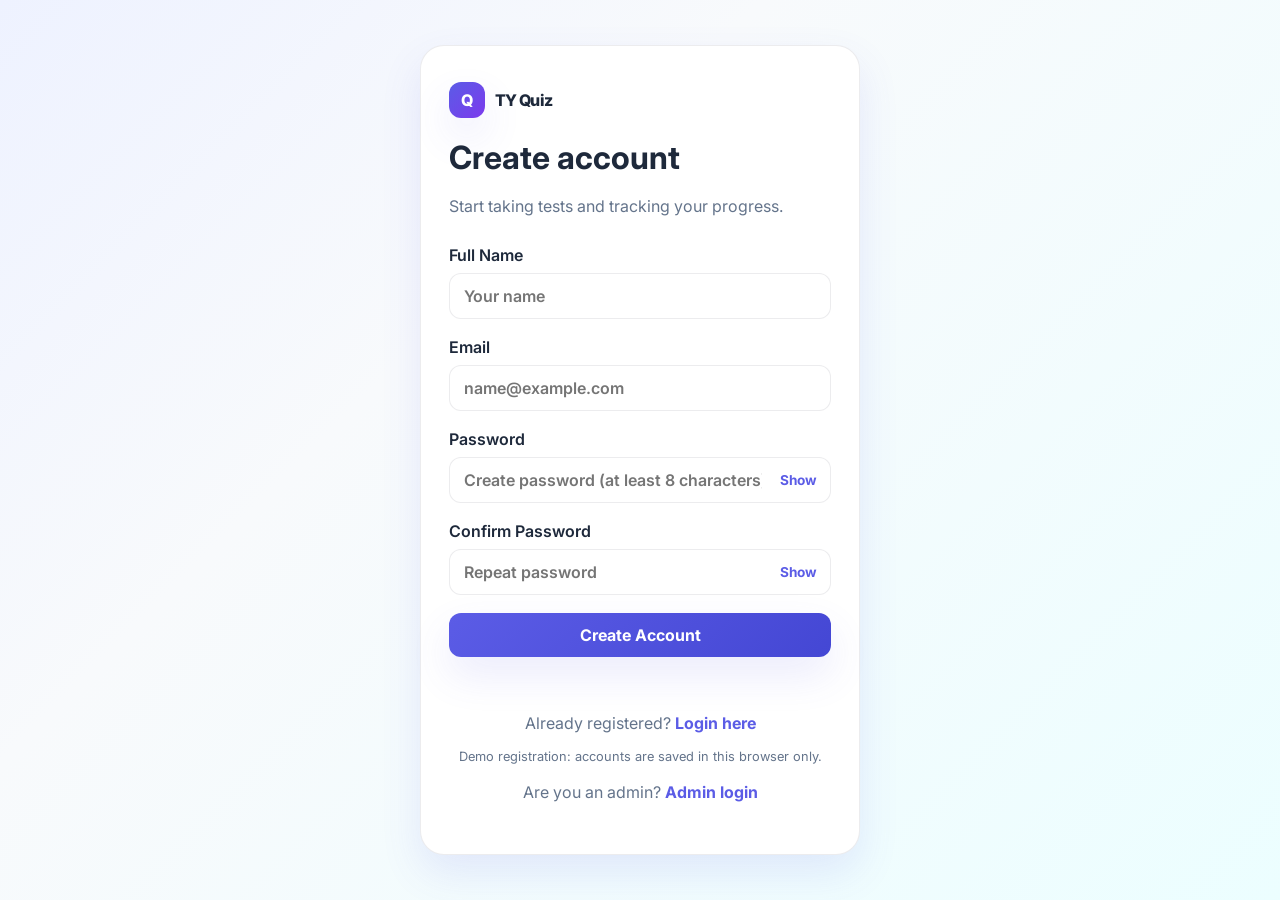
<file: index.html>
<!DOCTYPE html>
<html lang="en">
  <head>
    <meta charset="UTF-8" />
    <meta name="viewport" content="width=device-width, initial-scale=1.0" />
    <title>TY Quiz System</title>
    <link rel="preconnect" href="https://fonts.googleapis.com" />
    <link rel="preconnect" href="https://fonts.gstatic.com" crossorigin />
    <link href="https://fonts.googleapis.com/css2?family=Inter:wght@400;500;600;700;800&display=swap" rel="stylesheet" />
    <link rel="stylesheet" href="assets/styles.css" />
  </head>
  <body class="landing-page" data-auth-entry>
    <header class="site-header">
      <div class="container nav-wrap">
        <div class="logo">
          <span class="logo-mark">Q</span>
          <span>TY Quiz</span>
        </div>
        <nav class="main-nav">
          <a href="index.html">Home</a>
          <a href="#features">Features</a>
          <a href="#about">About</a>
          <a href="login.html" class="btn btn-ghost">Login</a>
          <a href="register.html" class="btn btn-primary">Sign Up</a>
        </nav>
      </div>
    </header>

    <main>
      <section class="hero">
        <div class="container hero-grid">
          <div class="hero-copy">
            <span class="eyebrow">Smart learning platform</span>
            <h1>Practice, compete, and improve your skills with quizzes.</h1>
            <p>
              TY Quiz System helps students and teams test their knowledge through
              engaging timed assessments, instant feedback, and progress tracking.
            </p>
            <div class="hero-actions">
              <a href="register.html" class="btn btn-primary">Get Started</a>
              <a href="dashboard.html" class="btn btn-secondary">View Demo</a>
            </div>
            <ul class="hero-stats">
              <li><strong>10k+</strong><span>Active learners</span></li>
              <li><strong>250+</strong><span>Quiz sets</span></li>
              <li><strong>96%</strong><span>Satisfaction</span></li>
            </ul>
          </div>
          <div class="hero-card">
            <div class="quiz-preview">
              <div class="preview-top">
                <span class="badge">Live Quiz</span>
                <span class="timer">05:42</span>
              </div>
              <h3>JavaScript Fundamentals</h3>
              <div class="question-box">
                <p>Which keyword is used to declare a block-scoped variable?</p>
                <div class="options">
                  <button>var</button>
                  <button class="selected">let</button>
                  <button>function</button>
                  <button>const</button>
                </div>
              </div>
            </div>
          </div>
        </div>
      </section>

      <section id="features" class="features section-pad">
        <div class="container">
          <div class="section-heading">
            <span class="eyebrow alt">Why choose us</span>
            <h2>Everything your classroom needs</h2>
          </div>
          <div class="feature-grid">
            <article class="feature-card">
              <div class="icon">⚡</div>
              <h3>Fast Assessments</h3>
              <p>Launch timed quiz sessions in seconds with automatic scoring.</p>
            </article>
            <article class="feature-card">
              <div class="icon">📊</div>
              <h3>Track Progress</h3>
              <p>Monitor student performance with clear leaderboards and reports.</p>
            </article>
            <article class="feature-card">
              <div class="icon">🎯</div>
              <h3>Smart Feedback</h3>
              <p>Display instant results and highlight strengths and learning gaps.</p>
            </article>
          </div>
        </div>
      </section>

      <section id="about" class="about section-pad">
        <div class="container about-grid">
          <div>
            <span class="eyebrow alt">Simple and effective</span>
            <h2>Build confidence with engaging test experiences.</h2>
          </div>
          <div class="about-text">
            <p>
              TY Quiz System is designed for students, trainers, and educational teams who
              want a clean quiz workflow from signup to result analysis.
            </p>
            <p>
              Create modules, host tests, and evaluate performance without any complex setup.
            </p>
          </div>
        </div>
      </section>
    </main>

    <footer class="site-footer">
      <div class="container footer-wrap">
        <p>© 2026 TY Quiz System</p>
        <div class="footer-links">
          <a href="login.html">Login</a>
          <a href="register.html">Register</a>
          <a href="assets/admin/admin-login.html">Admin access</a>
        </div>
      </div>
    </footer>
    <script src="assets/script.js"></script>
  </body>
</html>
</file>
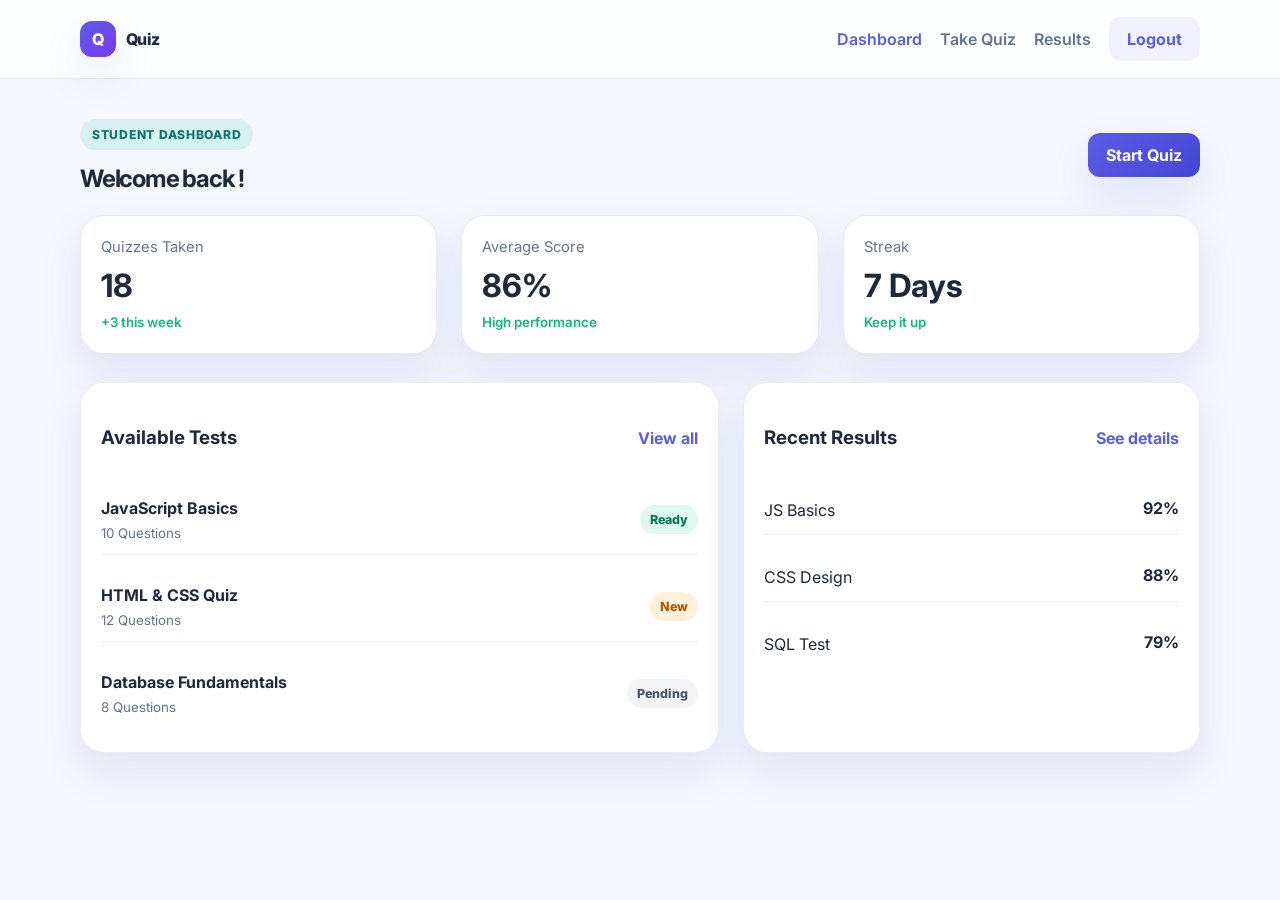
<file: dashboard.html>
<!DOCTYPE html>
<html lang="en">
  <head>
    <meta charset="UTF-8" />
    <meta name="viewport" content="width=device-width, initial-scale=1.0" />
    <title>Dashboard | TY Quiz System</title>
    <link rel="preconnect" href="https://fonts.googleapis.com" />
    <link rel="preconnect" href="https://fonts.gstatic.com" crossorigin />
    <link href="https://fonts.googleapis.com/css2?family=Inter:wght@400;500;600;700;800&display=swap" rel="stylesheet" />
    <link rel="stylesheet" href="assets/styles.css" />
  </head>
  <body class="dashboard-page">
    <header class="topbar">
      <div class="container nav-wrap">
        <div class="logo">
          <span class="logo-mark">Q</span>
          <span> Quiz</span>
        </div>
        <nav class="main-nav">
          <a href="dashboard.html" class="active">Dashboard</a>
          <a href="quiz.html">Take Quiz</a>
          <a href="result.html">Results</a>
          <a href="index.html" class="btn btn-ghost">Logout</a>
        </nav>
      </div>
    </header>

    <main class="container dashboard-content">
      <section class="dashboard-hero">
        <div>
          <span class="eyebrow alt">Student dashboard</span>
          <h1>Welcome back !</h1>
        </div>
        <a href="quiz.html" class="btn btn-primary">Start Quiz</a>
      </section>

      <section class="stats-grid">
        <article class="stat-card">
          <span>Quizzes Taken</span>
          <strong>18</strong>
          <small>+3 this week</small>
        </article>
        <article class="stat-card">
          <span>Average Score</span>
          <strong>86%</strong>
          <small>High performance</small>
        </article>
        <article class="stat-card">
          <span>Streak</span>
          <strong>7 Days</strong>
          <small>Keep it up</small>
        </article>
      </section>

      <section class="content-grid">
        <div class="panel">
          <div class="panel-header">
            <h3>Available Tests</h3>
            <a href="quiz.html">View all</a>
          </div>

          <ul class="item-list">
            <li>
              <div>
                <strong>JavaScript Basics</strong>
                <small>10 Questions</small>
              </div>
              <span class="pill success">Ready</span>
            </li>
            <li>
              <div>
                <strong>HTML & CSS Quiz</strong>
                <small>12 Questions</small>
              </div>
              <span class="pill warning">New</span>
            </li>
            <li>
              <div>
                <strong>Database Fundamentals</strong>
                <small>8 Questions</small>
              </div>
              <span class="pill neutral">Pending</span>
            </li>
          </ul>
        </div>

        <div class="panel">
          <div class="panel-header">
            <h3>Recent Results</h3>
            <a href="result.html">See details</a>
          </div>

          <ul class="result-list">
            <li>
              <span>JS Basics</span>
              <strong>92%</strong>
            </li>
            <li>
              <span>CSS Design</span>
              <strong>88%</strong>
            </li>
            <li>
              <span>SQL Test</span>
              <strong>79%</strong>
            </li>
          </ul>
        </div>
      </section>
    </main>

    <script src="assets/script.js"></script>
  </body>
</html>
</file>
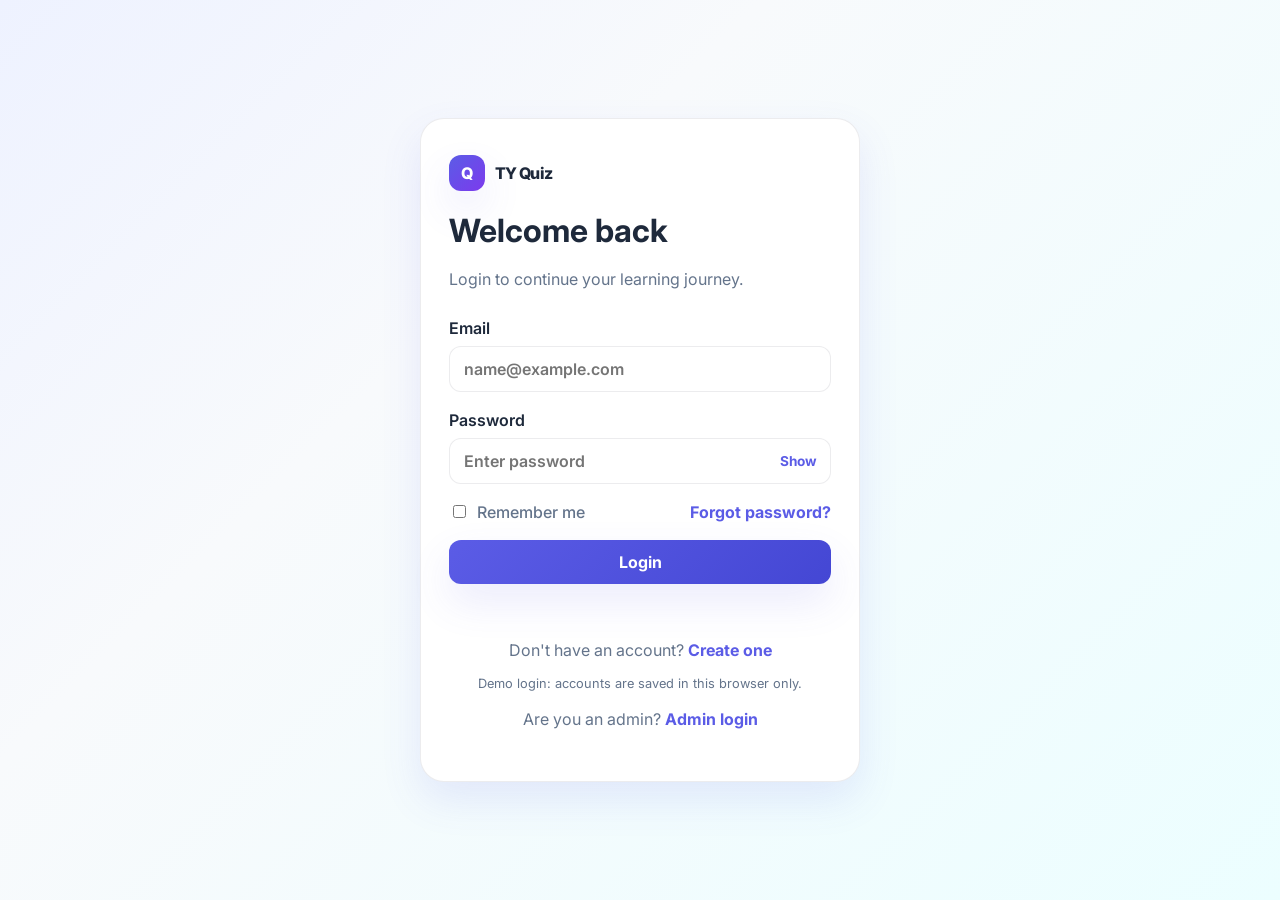
<file: login.html>
<!DOCTYPE html>
<html lang="en">
  <head>
    <meta charset="UTF-8" />
    <meta name="viewport" content="width=device-width, initial-scale=1.0" />
    <title>Login | TY Quiz System</title>
    <link rel="preconnect" href="https://fonts.googleapis.com" />
    <link rel="preconnect" href="https://fonts.gstatic.com" crossorigin />
    <link href="https://fonts.googleapis.com/css2?family=Inter:wght@400;500;600;700;800&display=swap" rel="stylesheet" />
    <link rel="stylesheet" href="assets/styles.css" />
  </head>
  <body class="auth-page">
    <div class="auth-shell">
      <div class="auth-card">
        <div class="auth-header">
          <div class="logo">
            <span class="logo-mark">Q</span>
            <span>TY Quiz</span>
          </div>
          <h2>Welcome back</h2>
          <p>Login to continue your learning journey.</p>
        </div>

        <form class="auth-form" id="loginForm">
          <label>
            <span>Email</span>
            <input
              type="email"
              name="email"
              placeholder="name@example.com"
              autocomplete="username"
              maxlength="254"
              required
            />
          </label>

          <label>
            <span>Password</span>
            <span class="password-field">
              <input
                id="loginPassword"
                type="password"
                name="password"
                placeholder="Enter password"
                autocomplete="current-password"
                minlength="8"
                maxlength="128"
                required
              />
              <button class="password-toggle" type="button" data-password-toggle aria-controls="loginPassword" aria-label="Show password" aria-pressed="false">Show</button>
            </span>
          </label>

          <div class="form-row between">
            <label class="checkbox-inline">
              <input type="checkbox" />
              <span>Remember me</span>
            </label>
            <a href="#">Forgot password?</a>
          </div>

          <button type="submit" class="btn btn-primary btn-block">Login</button>
        </form>
        <p class="auth-message" data-auth-message role="status" aria-live="polite"></p>

        <p class="auth-switch">
          Don't have an account?
          <a href="register.html">Create one</a>
        </p>
        <p class="auth-note">Demo login: accounts are saved in this browser only.</p>
        <p class="auth-switch">
          Are you an admin?
          <a href="assets/admin/admin-login.html">Admin login</a>
        </p>
      </div>
    </div>

    <script src="assets/script.js"></script>
  </body>
</html>
</file>
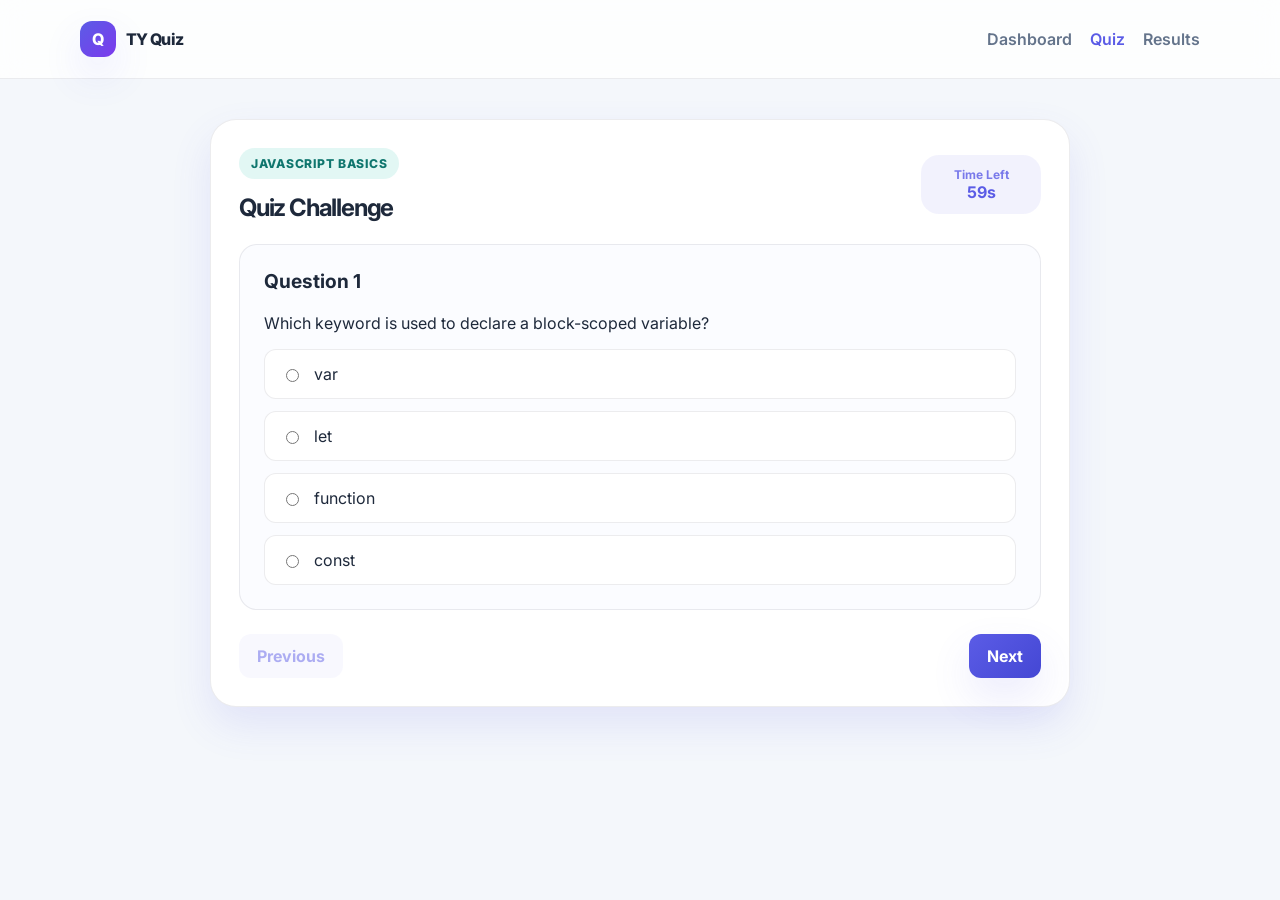
<file: quiz.html>
<!DOCTYPE html>
<html lang="en">
  <head>
    <meta charset="UTF-8" />
    <meta name="viewport" content="width=device-width, initial-scale=1.0" />
    <title>Quiz | TY Quiz System</title>
    <link rel="preconnect" href="https://fonts.googleapis.com" />
    <link rel="preconnect" href="https://fonts.gstatic.com" crossorigin />
    <link href="https://fonts.googleapis.com/css2?family=Inter:wght@400;500;600;700;800&display=swap" rel="stylesheet" />
    <link rel="stylesheet" href="assets/styles.css" />
  </head>
  <body class="quiz-page">
    <header class="topbar">
      <div class="container nav-wrap">
        <div class="logo">
          <span class="logo-mark">Q</span>
          <span>TY Quiz</span>
        </div>
        <nav class="main-nav">
          <a href="dashboard.html">Dashboard</a>
          <a href="quiz.html" class="active">Quiz</a>
          <a href="result.html">Results</a>
        </nav>
      </div>
    </header>

    <main class="container quiz-wrapper">
      <section class="quiz-panel">
        <div class="quiz-header">
          <div>
            <span class="eyebrow alt">JavaScript Basics</span>
            <h1>Quiz Challenge</h1>
          </div>
          <div class="timer-box">
            <span>Time Left</span>
            <strong id="timeLeft">60s</strong>
          </div>
        </div>

        <div id="questionContainer" class="question-block"></div>

        <div class="quiz-actions">
          <button class="btn btn-ghost" id="prevBtn" type="button">Previous</button>
          <button class="btn btn-primary" id="nextBtn" type="button">Next</button>
        </div>
      </section>
    </main>

    <script src="assets/script.js"></script>
  </body>
</html>
</file>
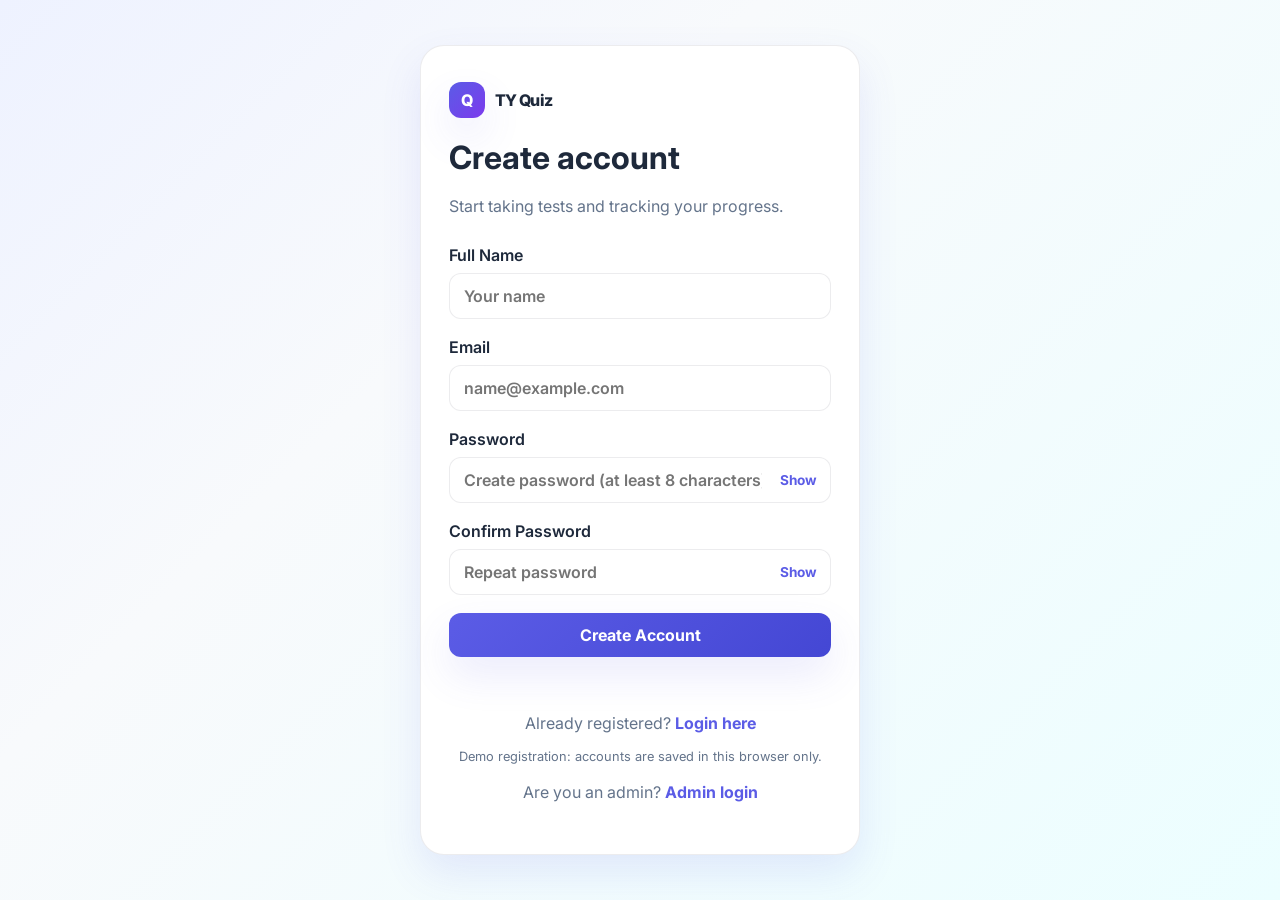
<file: register.html>
<!DOCTYPE html>
<html lang="en">
  <head>
    <meta charset="UTF-8" />
    <meta name="viewport" content="width=device-width, initial-scale=1.0" />
    <title>Register | TY Quiz System</title>
    <link rel="preconnect" href="https://fonts.googleapis.com" />
    <link rel="preconnect" href="https://fonts.gstatic.com" crossorigin />
    <link href="https://fonts.googleapis.com/css2?family=Inter:wght@400;500;600;700;800&display=swap" rel="stylesheet" />
    <link rel="stylesheet" href="assets/styles.css" />
  </head>
  <body class="auth-page">
    <div class="auth-shell">
      <div class="auth-card">
        <div class="auth-header">
          <div class="logo">
            <span class="logo-mark">Q</span>
            <span>TY Quiz</span>
          </div>
          <h2>Create account</h2>
          <p>Start taking tests and tracking your progress.</p>
        </div>

        <form class="auth-form" id="registerForm">
          <label>
            <span>Full Name</span>
            <input
              type="text"
              name="fullName"
              placeholder="Your name"
              autocomplete="name"
              minlength="2"
              maxlength="80"
              required
            />
          </label>

          <label>
            <span>Email</span>
            <input
              type="email"
              name="email"
              placeholder="name@example.com"
              autocomplete="email"
              maxlength="254"
              required
            />
          </label>

          <label>
            <span>Password</span>
            <span class="password-field">
              <input
                id="registerPassword"
                type="password"
                name="password"
                placeholder="Create password (at least 8 characters)"
                autocomplete="new-password"
                minlength="8"
                maxlength="128"
                required
              />
              <button class="password-toggle" type="button" data-password-toggle aria-controls="registerPassword" aria-label="Show password" aria-pressed="false">Show</button>
            </span>
          </label>

          <label>
            <span>Confirm Password</span>
            <span class="password-field">
              <input
                id="confirmPassword"
                type="password"
                name="confirmPassword"
                placeholder="Repeat password"
                autocomplete="new-password"
                minlength="8"
                maxlength="128"
                required
              />
              <button class="password-toggle" type="button" data-password-toggle aria-controls="confirmPassword" aria-label="Show password" aria-pressed="false">Show</button>
            </span>
          </label>

          <button type="submit" class="btn btn-primary btn-block">Create Account</button>
        </form>
        <p class="auth-message" data-auth-message role="status" aria-live="polite"></p>

        <p class="auth-switch">
          Already registered?
          <a href="login.html">Login here</a>
        </p>
        <p class="auth-note">Demo registration: accounts are saved in this browser only.</p>
        <p class="auth-switch">
          Are you an admin?
          <a href="assets/admin/admin-login.html">Admin login</a>
        </p>
      </div>
    </div>

    <script src="assets/script.js"></script>
  </body>
</html>
</file>
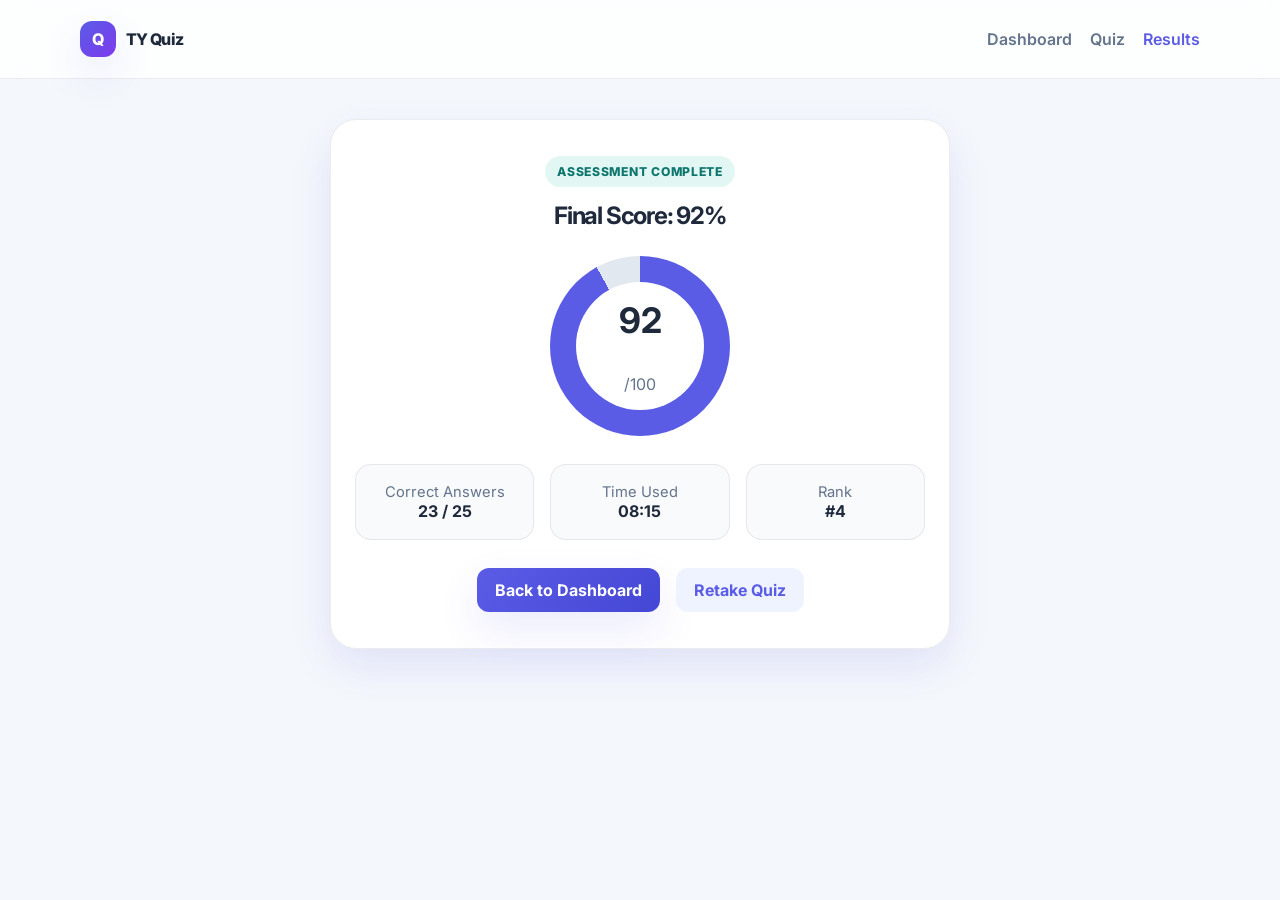
<file: result.html>
<!DOCTYPE html>
<html lang="en">
  <head>
    <meta charset="UTF-8" />
    <meta name="viewport" content="width=device-width, initial-scale=1.0" />
    <title>Results | TY Quiz System</title>
    <link rel="preconnect" href="https://fonts.googleapis.com" />
    <link rel="preconnect" href="https://fonts.gstatic.com" crossorigin />
    <link href="https://fonts.googleapis.com/css2?family=Inter:wght@400;500;600;700;800&display=swap" rel="stylesheet" />
    <link rel="stylesheet" href="assets/styles.css" />
  </head>
  <body class="result-page">
    <header class="topbar">
      <div class="container nav-wrap">
        <div class="logo">
          <span class="logo-mark">Q</span>
          <span>TY Quiz</span>
        </div>
        <nav class="main-nav">
          <a href="dashboard.html">Dashboard</a>
          <a href="quiz.html">Quiz</a>
          <a href="result.html" class="active">Results</a>
        </nav>
      </div>
    </header>

    <main class="container result-wrapper">
      <section class="result-card">
        <span class="eyebrow alt">Assessment complete</span>
        <h1>Final Score: 92%</h1>
        <div class="score-ring">
          <div class="score-inner">
            <strong>92</strong>
            <span>/100</span>
          </div>
        </div>

        <div class="result-details">
          <div>
            <span>Correct Answers</span>
            <strong>23 / 25</strong>
          </div>
          <div>
            <span>Time Used</span>
            <strong>08:15</strong>
          </div>
          <div>
            <span>Rank</span>
            <strong>#4</strong>
          </div>
        </div>

        <div class="result-actions">
          <a href="dashboard.html" class="btn btn-primary">Back to Dashboard</a>
          <a href="quiz.html" class="btn btn-secondary">Retake Quiz</a>
        </div>
      </section>
    </main>

    <script src="assets/script.js"></script>
  </body>
</html>
</file>
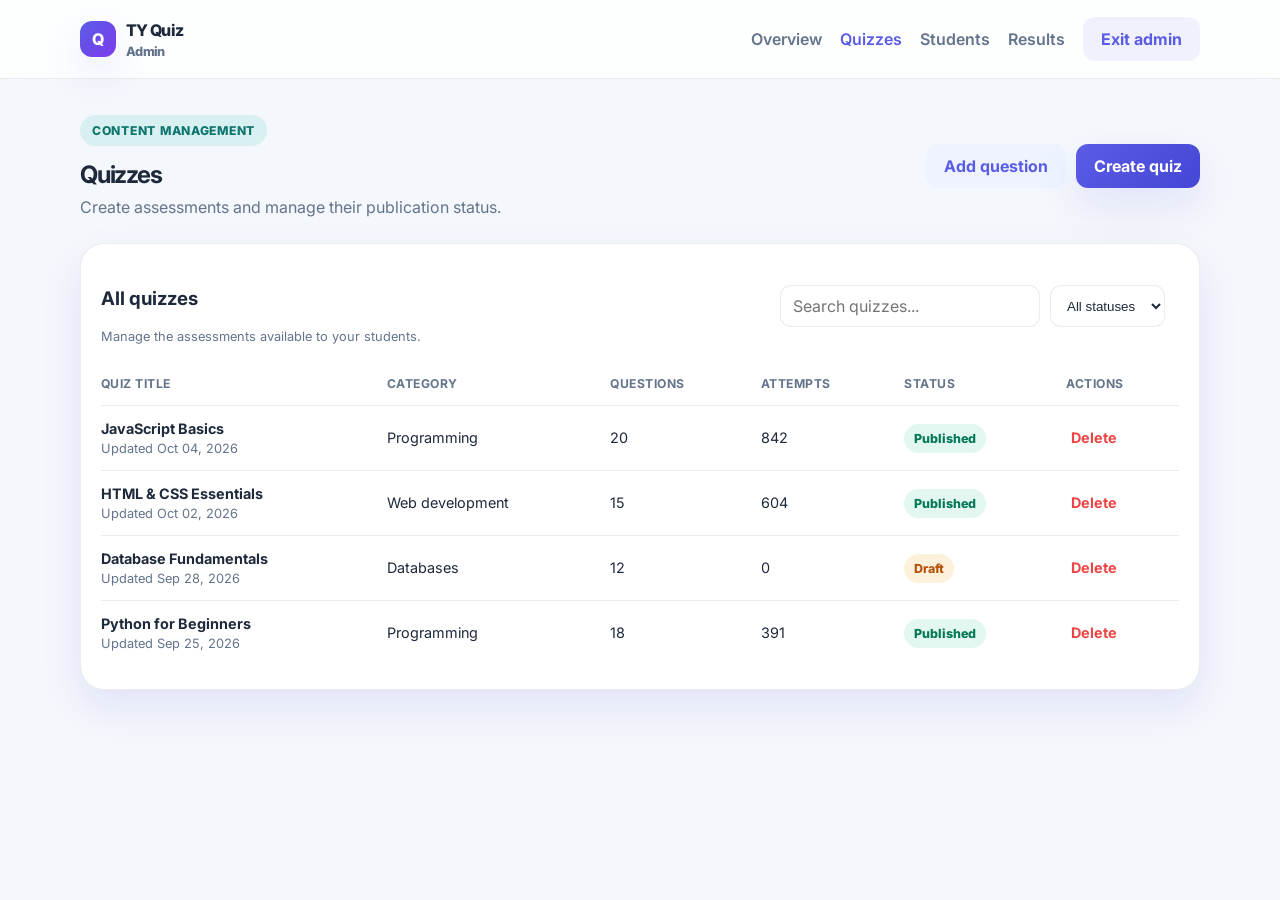
<file: assets/admin-quizzes.html>
<!DOCTYPE html>
<html lang="en">
  <head>
    <meta charset="UTF-8" />
    <meta name="viewport" content="width=device-width, initial-scale=1.0" />
    <title>Manage Quizzes | TY Quiz System</title>
    <link rel="preconnect" href="https://fonts.googleapis.com" />
    <link rel="preconnect" href="https://fonts.gstatic.com" crossorigin />
    <link href="https://fonts.googleapis.com/css2?family=Inter:wght@400;500;600;700;800&display=swap" rel="stylesheet" />
    <link rel="stylesheet" href="styles.css" />
  </head>
  <body class="dashboard-page">
    <header class="topbar">
      <div class="container nav-wrap">
        <a class="logo" href="admin/admin-dashboard.html"><span class="logo-mark">Q</span><span>TY Quiz <span class="table-muted">Admin</span></span></a>
        <nav class="main-nav" aria-label="Admin navigation">
          <a href="admin/admin-dashboard.html">Overview</a>
          <a href="admin-quizzes.html" class="active" aria-current="page">Quizzes</a>
          <a href="admin-students.html">Students</a>
          <a href="admin/admin-results.html">Results</a>
          <a href="../index.html" class="btn btn-ghost">Exit admin</a>
        </nav>
      </div>
    </header>

    <main class="container dashboard-content admin-content">
      <section class="dashboard-hero admin-heading">
        <div>
          <span class="eyebrow alt">Content management</span>
          <h1>Quizzes</h1>
          <p>Create assessments and manage their publication status.</p>
        </div>
        <div class="admin-toolbar-actions">
          <a class="btn btn-secondary" href="admin/add-question.html">Add question</a>
          <button class="btn btn-primary" id="openQuizDialog" type="button">Create quiz</button>
        </div>
      </section>

      <section class="panel">
        <div class="admin-toolbar">
          <div>
            <h3>All quizzes</h3>
            <span class="table-muted">Manage the assessments available to your students.</span>
          </div>
          <div class="admin-toolbar-actions">
            <input class="admin-control admin-search" type="search" placeholder="Search quizzes..." aria-label="Search quizzes" data-table-search />
            <select class="admin-control" aria-label="Filter quizzes by status" data-table-filter>
              <option value="all">All statuses</option>
              <option value="published">Published</option>
              <option value="draft">Draft</option>
            </select>
          </div>
        </div>
        <div class="table-scroll">
          <table class="admin-table" data-admin-table>
            <thead>
              <tr><th>Quiz title</th><th>Category</th><th>Questions</th><th>Attempts</th><th>Status</th><th>Actions</th></tr>
            </thead>
            <tbody>
              <tr data-status="published">
                <td><strong>JavaScript Basics</strong><span class="table-muted">Updated Oct 04, 2026</span></td><td>Programming</td><td>20</td><td>842</td><td><span class="pill success">Published</span></td><td><button type="button" class="text-button danger" data-delete-row>Delete</button></td>
              </tr>
              <tr data-status="published">
                <td><strong>HTML &amp; CSS Essentials</strong><span class="table-muted">Updated Oct 02, 2026</span></td><td>Web development</td><td>15</td><td>604</td><td><span class="pill success">Published</span></td><td><button type="button" class="text-button danger" data-delete-row>Delete</button></td>
              </tr>
              <tr data-status="draft">
                <td><strong>Database Fundamentals</strong><span class="table-muted">Updated Sep 28, 2026</span></td><td>Databases</td><td>12</td><td>0</td><td><span class="pill warning">Draft</span></td><td><button type="button" class="text-button danger" data-delete-row>Delete</button></td>
              </tr>
              <tr data-status="published">
                <td><strong>Python for Beginners</strong><span class="table-muted">Updated Sep 25, 2026</span></td><td>Programming</td><td>18</td><td>391</td><td><span class="pill success">Published</span></td><td><button type="button" class="text-button danger" data-delete-row>Delete</button></td>
              </tr>
            </tbody>
          </table>
          <p class="admin-empty" data-empty-state>No quizzes match your search.</p>
        </div>
      </section>
    </main>

    <dialog class="admin-dialog" id="quizDialog" aria-labelledby="quizDialogTitle">
      <h2 id="quizDialogTitle">Create a quiz</h2>
      <p>Add a quiz to the admin list. You can connect it to questions when backend support is available.</p>
      <form class="admin-form" id="createQuizForm">
        <label>Quiz title<input class="admin-control" name="title" type="text" placeholder="e.g. Intro to Python" required maxlength="80" /></label>
        <label>Category<input class="admin-control" name="category" type="text" placeholder="e.g. Programming" required maxlength="50" /></label>
        <label>Number of questions<input class="admin-control" name="questions" type="number" min="1" max="100" value="10" required /></label>
        <label>Status<select class="admin-control" name="status"><option value="draft">Save as draft</option><option value="published">Publish</option></select></label>
        <div class="admin-form-actions">
          <button class="btn btn-secondary" type="button" id="closeQuizDialog">Cancel</button>
          <button class="btn btn-primary" type="submit">Add quiz</button>
        </div>
      </form>
    </dialog>

    <script src="script.js"></script>
  </body>
</html>
</file>
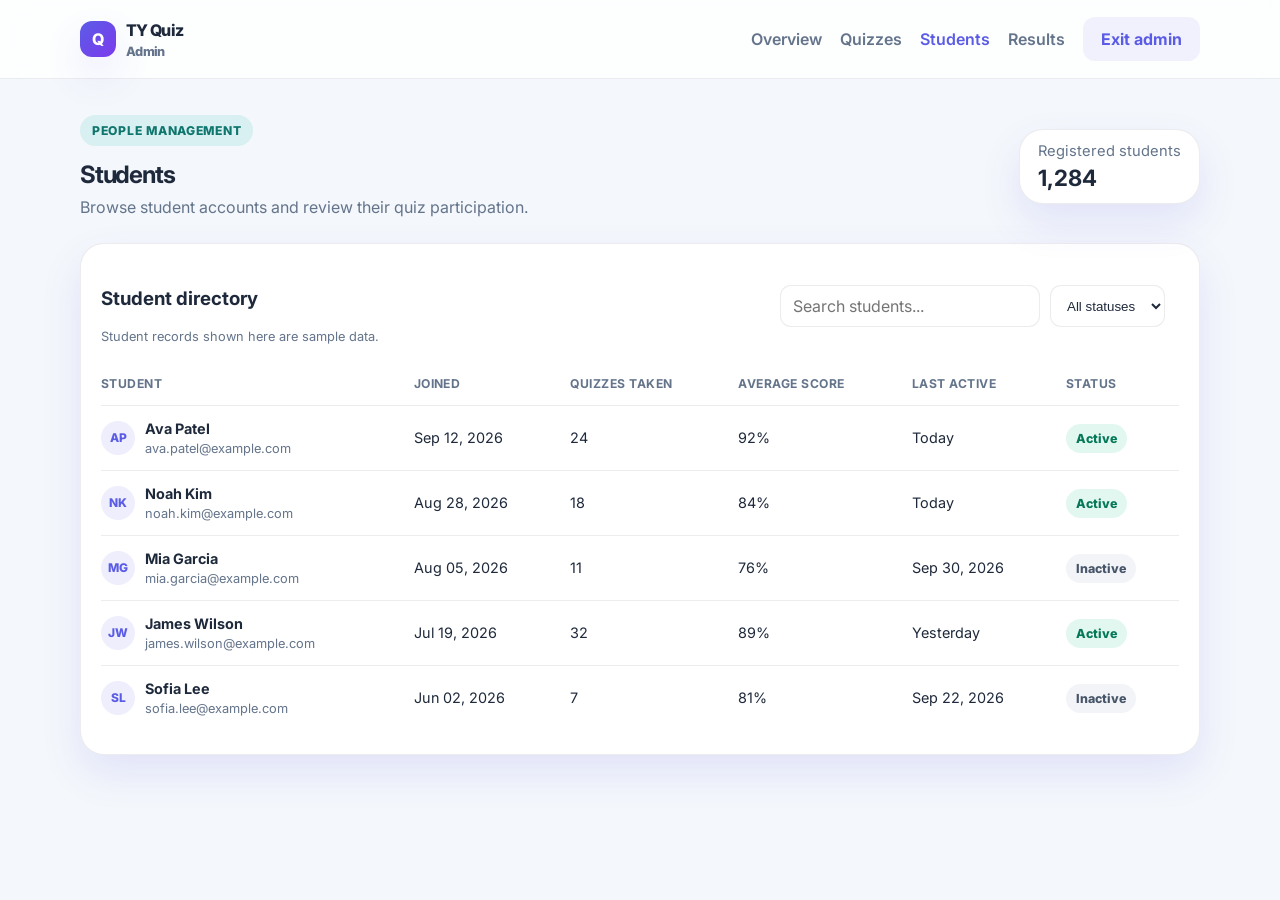
<file: assets/admin-students.html>
<!DOCTYPE html>
<html lang="en">
  <head>
    <meta charset="UTF-8" />
    <meta name="viewport" content="width=device-width, initial-scale=1.0" />
    <title>Manage Students | TY Quiz System</title>
    <link rel="preconnect" href="https://fonts.googleapis.com" />
    <link rel="preconnect" href="https://fonts.gstatic.com" crossorigin />
    <link href="https://fonts.googleapis.com/css2?family=Inter:wght@400;500;600;700;800&display=swap" rel="stylesheet" />
    <link rel="stylesheet" href="styles.css" />
  </head>
  <body class="dashboard-page">
    <header class="topbar">
      <div class="container nav-wrap">
        <a class="logo" href="admin/admin-dashboard.html"><span class="logo-mark">Q</span><span>TY Quiz <span class="table-muted">Admin</span></span></a>
        <nav class="main-nav" aria-label="Admin navigation">
          <a href="admin/admin-dashboard.html">Overview</a>
          <a href="admin-quizzes.html">Quizzes</a>
          <a href="admin-students.html" class="active" aria-current="page">Students</a>
          <a href="admin/admin-results.html">Results</a>
          <a href="../index.html" class="btn btn-ghost">Exit admin</a>
        </nav>
      </div>
    </header>

    <main class="container dashboard-content admin-content">
      <section class="dashboard-hero admin-heading">
        <div>
          <span class="eyebrow alt">People management</span>
          <h1>Students</h1>
          <p>Browse student accounts and review their quiz participation.</p>
        </div>
        <div class="stat-card" style="padding: 12px 18px"><span>Registered students</span><strong style="font-size: 1.4rem; margin: 4px 0 0">1,284</strong></div>
      </section>

      <section class="panel">
        <div class="admin-toolbar">
          <div>
            <h3>Student directory</h3>
            <span class="table-muted">Student records shown here are sample data.</span>
          </div>
          <div class="admin-toolbar-actions">
            <input class="admin-control admin-search" type="search" placeholder="Search students..." aria-label="Search students" data-table-search />
            <select class="admin-control" aria-label="Filter students by status" data-table-filter>
              <option value="all">All statuses</option>
              <option value="active">Active</option>
              <option value="inactive">Inactive</option>
            </select>
          </div>
        </div>
        <div class="table-scroll">
          <table class="admin-table" data-admin-table>
            <thead>
              <tr><th>Student</th><th>Joined</th><th>Quizzes taken</th><th>Average score</th><th>Last active</th><th>Status</th></tr>
            </thead>
            <tbody>
              <tr data-status="active">
                <td><div class="table-person"><span class="avatar">AP</span><span><strong>Ava Patel</strong><small>ava.patel@example.com</small></span></div></td><td>Sep 12, 2026</td><td>24</td><td>92%</td><td>Today</td><td><span class="pill success">Active</span></td>
              </tr>
              <tr data-status="active">
                <td><div class="table-person"><span class="avatar">NK</span><span><strong>Noah Kim</strong><small>noah.kim@example.com</small></span></div></td><td>Aug 28, 2026</td><td>18</td><td>84%</td><td>Today</td><td><span class="pill success">Active</span></td>
              </tr>
              <tr data-status="inactive">
                <td><div class="table-person"><span class="avatar">MG</span><span><strong>Mia Garcia</strong><small>mia.garcia@example.com</small></span></div></td><td>Aug 05, 2026</td><td>11</td><td>76%</td><td>Sep 30, 2026</td><td><span class="pill neutral">Inactive</span></td>
              </tr>
              <tr data-status="active">
                <td><div class="table-person"><span class="avatar">JW</span><span><strong>James Wilson</strong><small>james.wilson@example.com</small></span></div></td><td>Jul 19, 2026</td><td>32</td><td>89%</td><td>Yesterday</td><td><span class="pill success">Active</span></td>
              </tr>
              <tr data-status="inactive">
                <td><div class="table-person"><span class="avatar">SL</span><span><strong>Sofia Lee</strong><small>sofia.lee@example.com</small></span></div></td><td>Jun 02, 2026</td><td>7</td><td>81%</td><td>Sep 22, 2026</td><td><span class="pill neutral">Inactive</span></td>
              </tr>
            </tbody>
          </table>
          <p class="admin-empty" data-empty-state>No students match your search.</p>
        </div>
      </section>
    </main>
    <script src="script.js"></script>
  </body>
</html>
</file>
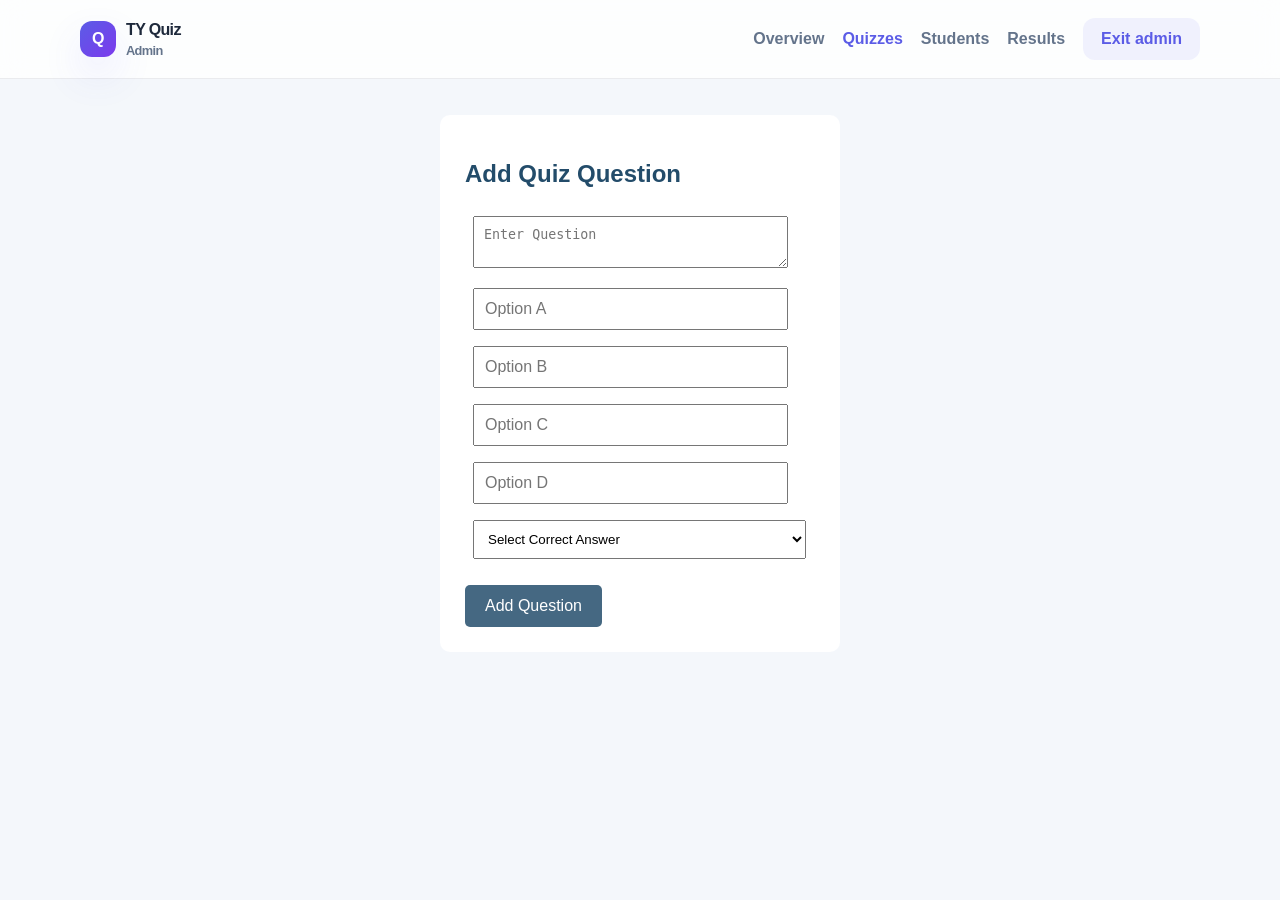
<file: assets/admin/add-question.html>
<!DOCTYPE html>
<html>
<head>
    <meta charset="UTF-8">
    <meta name="viewport" content="width=device-width, initial-scale=1.0">
    <title>Add Question | TY Quiz System</title>
    <link rel="stylesheet" href="../styles.css">
</head>
<body class="dashboard-page">
    <header class="topbar">
        <div class="container nav-wrap">
            <a class="logo" href="admin-dashboard.html"><span class="logo-mark">Q</span><span>TY Quiz <span class="table-muted">Admin</span></span></a>
            <nav class="main-nav" aria-label="Admin navigation">
                <a href="admin-dashboard.html">Overview</a>
                <a href="../admin-quizzes.html" class="active" aria-current="page">Quizzes</a>
                <a href="../admin-students.html">Students</a>
                <a href="admin-results.html">Results</a>
                <a href="../../index.html" class="btn btn-ghost">Exit admin</a>
            </nav>
        </div>
    </header>

    <main class="container dashboard-content admin-content">
    <form action="../../addQuestion" method="post"
          style="background: white; padding: 25px; max-width: 400px; margin: auto; border-radius: 10px;">

        <h2 style="color: #234C6A;">Add Quiz Question</h2>

        <textarea name="question" placeholder="Enter Question" required
                  style="width: 90%; padding: 10px; margin: 8px;"></textarea><br>

        <input type="text" name="optionA" placeholder="Option A" required
               style="width: 90%; padding: 10px; margin: 8px;"><br>

        <input type="text" name="optionB" placeholder="Option B" required
               style="width: 90%; padding: 10px; margin: 8px;"><br>

        <input type="text" name="optionC" placeholder="Option C" required
               style="width: 90%; padding: 10px; margin: 8px;"><br>

        <input type="text" name="optionD" placeholder="Option D" required
               style="width: 90%; padding: 10px; margin: 8px;"><br>

        <select name="correctAnswer" required
                style="width: 95%; padding: 10px; margin: 8px;">
            <option value="">Select Correct Answer</option>
            <option value="A">Option A</option>
            <option value="B">Option B</option>
            <option value="C">Option C</option>
            <option value="D">Option D</option>
        </select><br><br>

        <button type="submit"
                style="background: #456882; color: white; padding: 12px 20px; border: none; border-radius: 5px;">
            Add Question
        </button>
    </form>
    </main>

</body>
</html>
</file>
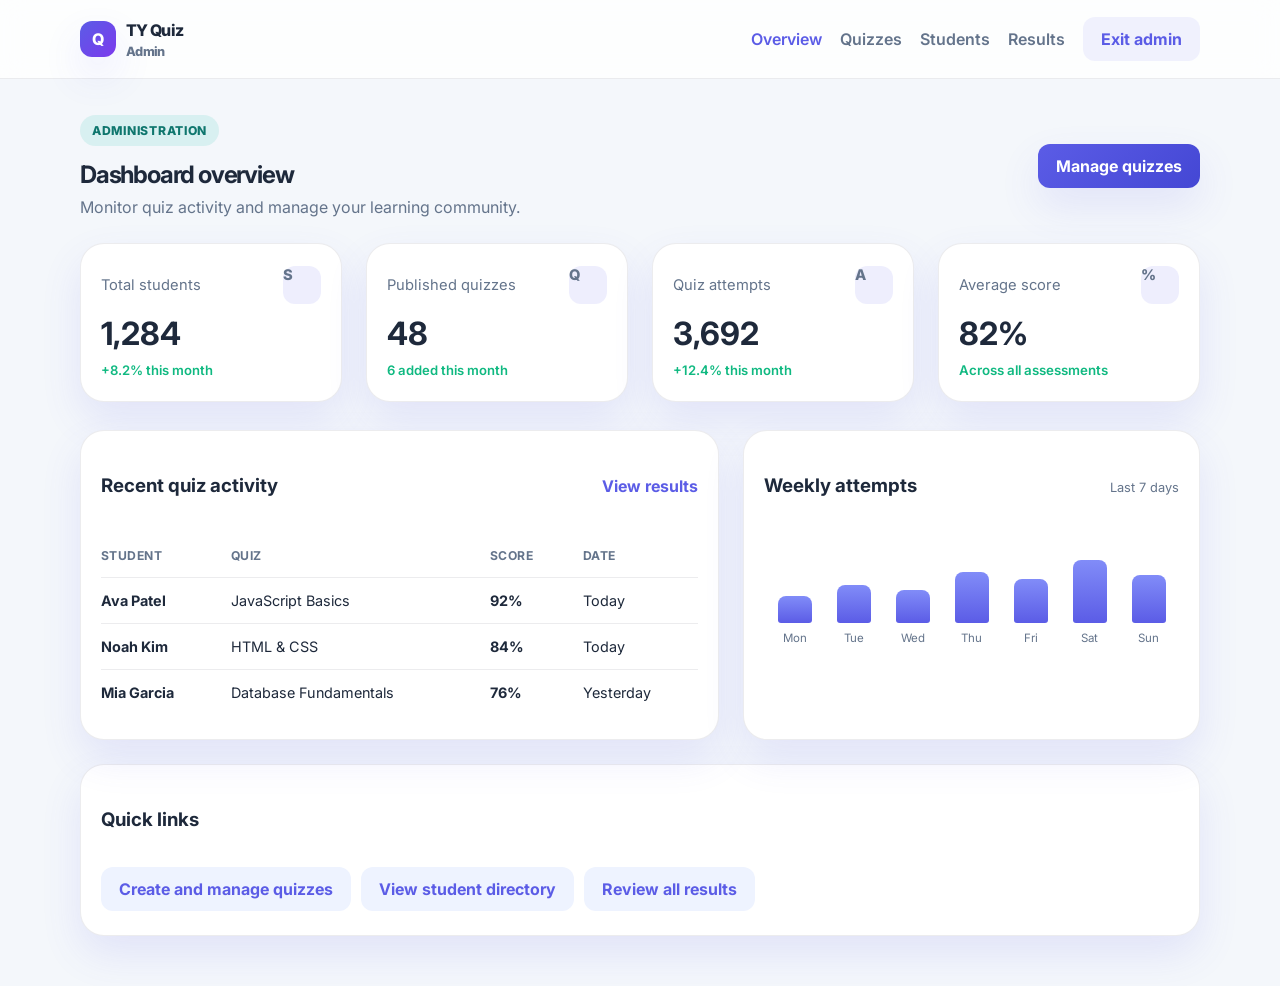
<file: assets/admin/admin-dashboard.html>
<!DOCTYPE html>
<html lang="en">
  <head>
    <meta charset="UTF-8" />
    <meta name="viewport" content="width=device-width, initial-scale=1.0" />
    <title>Admin Dashboard | TY Quiz System</title>
    <link rel="preconnect" href="https://fonts.googleapis.com" />
    <link rel="preconnect" href="https://fonts.gstatic.com" crossorigin />
    <link href="https://fonts.googleapis.com/css2?family=Inter:wght@400;500;600;700;800&display=swap" rel="stylesheet" />
    <link rel="stylesheet" href="../styles.css" />
  </head>
  <body class="dashboard-page">
    <header class="topbar">
      <div class="container nav-wrap">
        <a class="logo" href="admin-dashboard.html">
          <span class="logo-mark">Q</span>
          <span>TY Quiz <span class="table-muted">Admin</span></span>
        </a>
        <nav class="main-nav" aria-label="Admin navigation">
          <a href="admin-dashboard.html" class="active" aria-current="page">Overview</a>
          <a href="../admin-quizzes.html">Quizzes</a>
          <a href="../admin-students.html">Students</a>
          <a href="admin-results.html">Results</a>
          <a href="../../index.html" class="btn btn-ghost">Exit admin</a>
        </nav>
      </div>
    </header>

    <main class="container dashboard-content admin-content">
      <section class="dashboard-hero admin-heading">
        <div>
          <span class="eyebrow alt">Administration</span>
          <h1>Dashboard overview</h1>
          <p>Monitor quiz activity and manage your learning community.</p>
        </div>
        <a href="../admin-quizzes.html" class="btn btn-primary">Manage quizzes</a>
      </section>

      <section class="stats-grid admin-stats" aria-label="Platform statistics">
        <article class="stat-card">
          <div class="admin-stat-top"><span>Total students</span><span class="admin-stat-icon">S</span></div>
          <strong>1,284</strong>
          <small class="admin-stat-change">+8.2% this month</small>
        </article>
        <article class="stat-card">
          <div class="admin-stat-top"><span>Published quizzes</span><span class="admin-stat-icon">Q</span></div>
          <strong>48</strong>
          <small class="admin-stat-change">6 added this month</small>
        </article>
        <article class="stat-card">
          <div class="admin-stat-top"><span>Quiz attempts</span><span class="admin-stat-icon">A</span></div>
          <strong>3,692</strong>
          <small class="admin-stat-change">+12.4% this month</small>
        </article>
        <article class="stat-card">
          <div class="admin-stat-top"><span>Average score</span><span class="admin-stat-icon">%</span></div>
          <strong>82%</strong>
          <small>Across all assessments</small>
        </article>
      </section>

      <section class="content-grid admin-grid">
        <article class="panel">
          <div class="panel-header">
            <h3>Recent quiz activity</h3>
            <a href="admin-results.html">View results</a>
          </div>
          <div class="table-scroll">
            <table class="admin-table">
              <thead>
                <tr><th>Student</th><th>Quiz</th><th>Score</th><th>Date</th></tr>
              </thead>
              <tbody>
                <tr>
                  <td><strong>Ava Patel</strong></td><td>JavaScript Basics</td><td><strong>92%</strong></td><td>Today</td>
                </tr>
                <tr>
                  <td><strong>Noah Kim</strong></td><td>HTML &amp; CSS</td><td><strong>84%</strong></td><td>Today</td>
                </tr>
                <tr>
                  <td><strong>Mia Garcia</strong></td><td>Database Fundamentals</td><td><strong>76%</strong></td><td>Yesterday</td>
                </tr>
              </tbody>
            </table>
          </div>
        </article>

        <article class="panel">
          <div class="panel-header">
            <h3>Weekly attempts</h3>
            <span class="table-muted">Last 7 days</span>
          </div>
          <div class="mini-bars" role="img" aria-label="Quiz attempts increased throughout the week">
            <div class="mini-bar-group"><span class="mini-bar" style="height: 38%"></span><small>Mon</small></div>
            <div class="mini-bar-group"><span class="mini-bar" style="height: 54%"></span><small>Tue</small></div>
            <div class="mini-bar-group"><span class="mini-bar" style="height: 46%"></span><small>Wed</small></div>
            <div class="mini-bar-group"><span class="mini-bar" style="height: 72%"></span><small>Thu</small></div>
            <div class="mini-bar-group"><span class="mini-bar" style="height: 62%"></span><small>Fri</small></div>
            <div class="mini-bar-group"><span class="mini-bar" style="height: 88%"></span><small>Sat</small></div>
            <div class="mini-bar-group"><span class="mini-bar" style="height: 68%"></span><small>Sun</small></div>
          </div>
        </article>
      </section>

      <section class="panel">
        <div class="panel-header">
          <h3>Quick links</h3>
        </div>
        <div class="admin-toolbar-actions">
          <a href="../admin-quizzes.html" class="btn btn-secondary">Create and manage quizzes</a>
          <a href="../admin-students.html" class="btn btn-secondary">View student directory</a>
          <a href="admin-results.html" class="btn btn-secondary">Review all results</a>
        </div>
      </section>
    </main>
  </body>
</html>
</file>
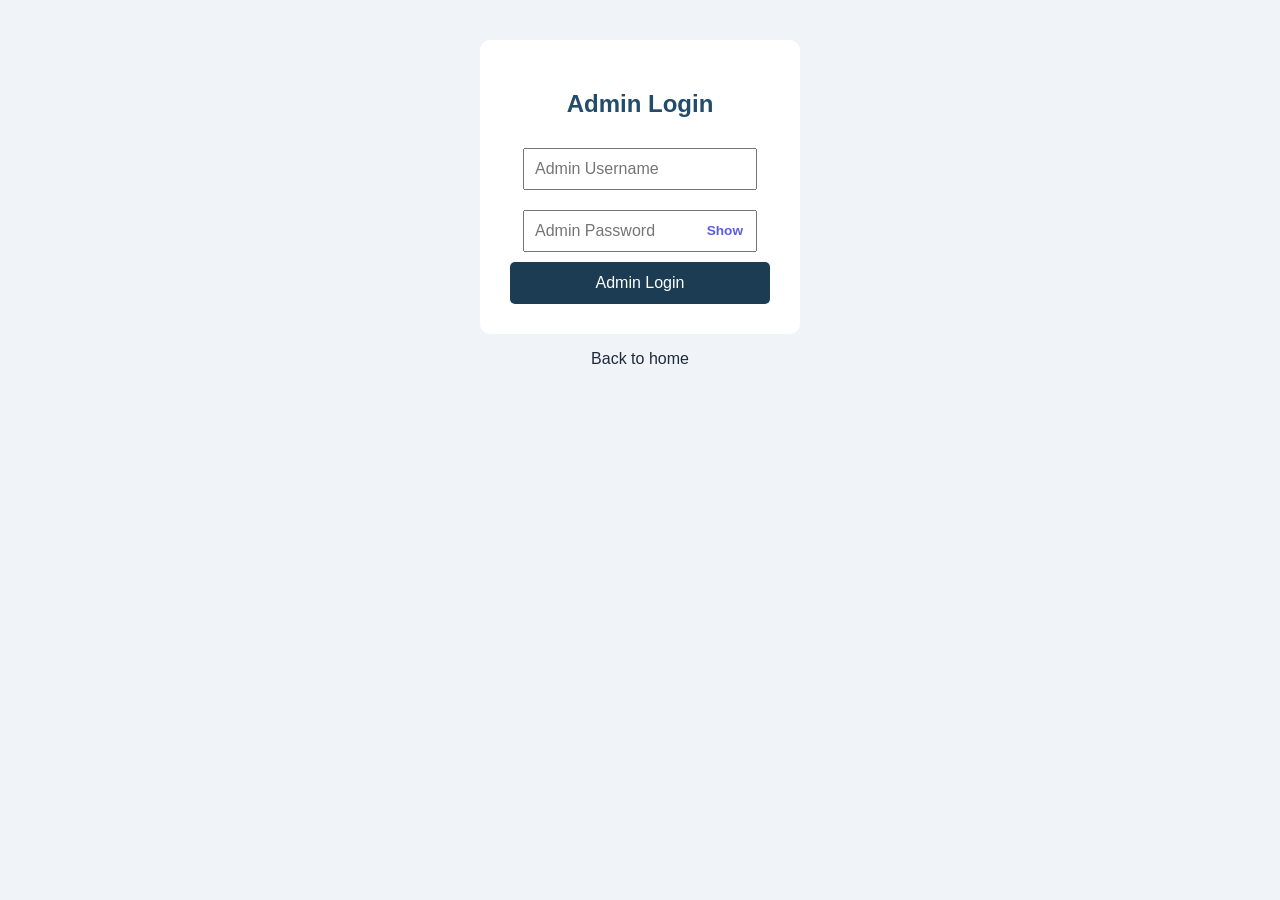
<file: assets/admin/admin-login.html>
<!DOCTYPE html>
<html lang="en">
<head>
    <meta charset="UTF-8">
    <meta name="viewport" content="width=device-width, initial-scale=1.0">
    <title>Admin Login</title>
    <link rel="stylesheet" href="../styles.css">
</head>
<body style="font-family: Arial; background: #f0f4f8; text-align: center; padding: 40px;">

    <form action="../../adminLogin" method="post"
          style="background: white; padding: 30px; width: 320px; margin: auto; border-radius: 10px;">

        <h2 style="color: #234C6A;">Admin Login</h2>

        <input type="text" name="username" placeholder="Admin Username" autocomplete="username" minlength="2" maxlength="80" required
               style="width: 90%; padding: 10px; margin: 10px 0;">

        <span class="password-field" style="width: 90%; margin: 10px auto;">
            <input id="adminPassword" type="password" name="password" placeholder="Admin Password" autocomplete="current-password" minlength="8" maxlength="128" required
                   style="width: 100%; padding: 10px;">
            <button class="password-toggle" type="button" data-password-toggle aria-controls="adminPassword" aria-label="Show password" aria-pressed="false">Show</button>
        </span>

        <button type="submit"
                style="background: #1B3C53; color: white; padding: 12px; width: 100%; border: none; border-radius: 5px;">
            Admin Login
        </button>
    </form>
    <p><a href="../../index.html">Back to home</a></p>

    <script src="../script.js"></script>
</body>
</html>
</file>
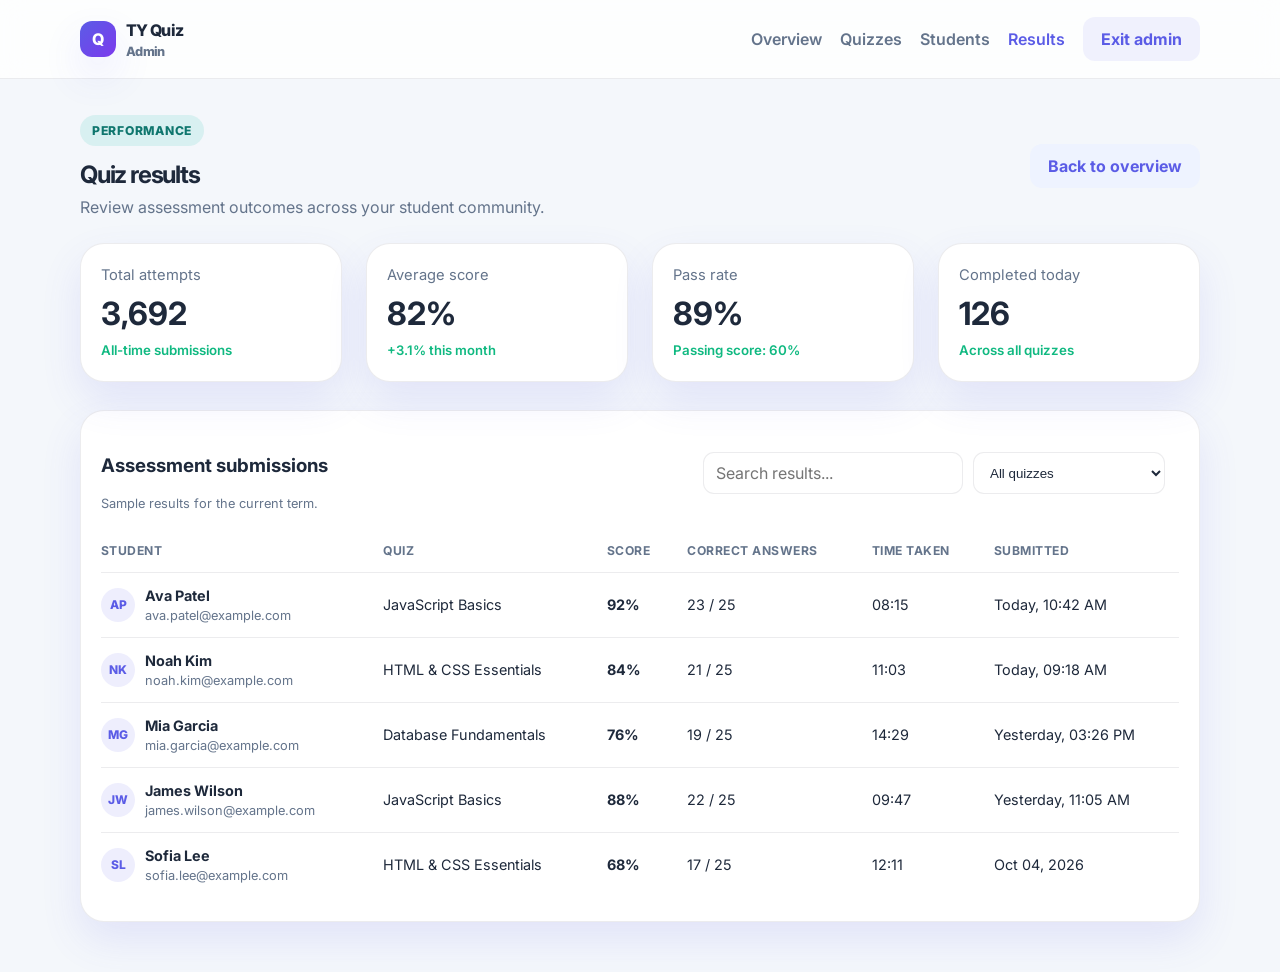
<file: assets/admin/admin-results.html>
<!DOCTYPE html>
<html lang="en">
  <head>
    <meta charset="UTF-8" />
    <meta name="viewport" content="width=device-width, initial-scale=1.0" />
    <title>Quiz Results | TY Quiz System</title>
    <link rel="preconnect" href="https://fonts.googleapis.com" />
    <link rel="preconnect" href="https://fonts.gstatic.com" crossorigin />
    <link href="https://fonts.googleapis.com/css2?family=Inter:wght@400;500;600;700;800&display=swap" rel="stylesheet" />
    <link rel="stylesheet" href="../styles.css" />
  </head>
  <body class="dashboard-page">
    <header class="topbar">
      <div class="container nav-wrap">
        <a class="logo" href="admin-dashboard.html"><span class="logo-mark">Q</span><span>TY Quiz <span class="table-muted">Admin</span></span></a>
        <nav class="main-nav" aria-label="Admin navigation">
          <a href="admin-dashboard.html">Overview</a>
          <a href="../admin-quizzes.html">Quizzes</a>
          <a href="../admin-students.html">Students</a>
          <a href="admin-results.html" class="active" aria-current="page">Results</a>
          <a href="../../index.html" class="btn btn-ghost">Exit admin</a>
        </nav>
      </div>
    </header>

    <main class="container dashboard-content admin-content">
      <section class="dashboard-hero admin-heading">
        <div>
          <span class="eyebrow alt">Performance</span>
          <h1>Quiz results</h1>
          <p>Review assessment outcomes across your student community.</p>
        </div>
        <a href="admin-dashboard.html" class="btn btn-secondary">Back to overview</a>
      </section>

      <section class="stats-grid admin-stats" aria-label="Result statistics">
        <article class="stat-card"><span>Total attempts</span><strong>3,692</strong><small>All-time submissions</small></article>
        <article class="stat-card"><span>Average score</span><strong>82%</strong><small class="admin-stat-change">+3.1% this month</small></article>
        <article class="stat-card"><span>Pass rate</span><strong>89%</strong><small>Passing score: 60%</small></article>
        <article class="stat-card"><span>Completed today</span><strong>126</strong><small>Across all quizzes</small></article>
      </section>

      <section class="panel">
        <div class="admin-toolbar">
          <div>
            <h3>Assessment submissions</h3>
            <span class="table-muted">Sample results for the current term.</span>
          </div>
          <div class="admin-toolbar-actions">
            <input class="admin-control admin-search" type="search" placeholder="Search results..." aria-label="Search results" data-table-search />
            <select class="admin-control" aria-label="Filter results by quiz" data-table-filter>
              <option value="all">All quizzes</option>
              <option value="javascript basics">JavaScript Basics</option>
              <option value="html & css essentials">HTML &amp; CSS Essentials</option>
              <option value="database fundamentals">Database Fundamentals</option>
            </select>
          </div>
        </div>
        <div class="table-scroll">
          <table class="admin-table" data-admin-table>
            <thead>
              <tr><th>Student</th><th>Quiz</th><th>Score</th><th>Correct answers</th><th>Time taken</th><th>Submitted</th></tr>
            </thead>
            <tbody>
              <tr data-filter="javascript basics">
                <td><div class="table-person"><span class="avatar">AP</span><span><strong>Ava Patel</strong><small>ava.patel@example.com</small></span></div></td><td>JavaScript Basics</td><td><strong>92%</strong></td><td>23 / 25</td><td>08:15</td><td>Today, 10:42 AM</td>
              </tr>
              <tr data-filter="html & css essentials">
                <td><div class="table-person"><span class="avatar">NK</span><span><strong>Noah Kim</strong><small>noah.kim@example.com</small></span></div></td><td>HTML &amp; CSS Essentials</td><td><strong>84%</strong></td><td>21 / 25</td><td>11:03</td><td>Today, 09:18 AM</td>
              </tr>
              <tr data-filter="database fundamentals">
                <td><div class="table-person"><span class="avatar">MG</span><span><strong>Mia Garcia</strong><small>mia.garcia@example.com</small></span></div></td><td>Database Fundamentals</td><td><strong>76%</strong></td><td>19 / 25</td><td>14:29</td><td>Yesterday, 03:26 PM</td>
              </tr>
              <tr data-filter="javascript basics">
                <td><div class="table-person"><span class="avatar">JW</span><span><strong>James Wilson</strong><small>james.wilson@example.com</small></span></div></td><td>JavaScript Basics</td><td><strong>88%</strong></td><td>22 / 25</td><td>09:47</td><td>Yesterday, 11:05 AM</td>
              </tr>
              <tr data-filter="html & css essentials">
                <td><div class="table-person"><span class="avatar">SL</span><span><strong>Sofia Lee</strong><small>sofia.lee@example.com</small></span></div></td><td>HTML &amp; CSS Essentials</td><td><strong>68%</strong></td><td>17 / 25</td><td>12:11</td><td>Oct 04, 2026</td>
              </tr>
            </tbody>
          </table>
          <p class="admin-empty" data-empty-state>No results match your search.</p>
        </div>
      </section>
    </main>
    <script src="../script.js"></script>
  </body>
</html>
</file>
<file: assets/styles.css>
:root {
  --bg: #f4f7fb;
  --surface: #ffffff;
  --surface-soft: #eef3ff;
  --primary: #5b5ce6;
  --primary-dark: #4447d4;
  --secondary: #0f172a;
  --accent: #14b8a6;
  --text: #1e293b;
  --muted: #64748b;
  --border: rgba(15, 23, 42, 0.08);
  --shadow: 0 18px 40px rgba(91, 92, 230, 0.12);
  --danger: #ef4444;
  --warning: #f59e0b;
  --success: #10b981;
}

* {
  box-sizing: border-box;
}

html {
  scroll-behavior: smooth;
}

body {
  margin: 0;
  font-family: "Inter", sans-serif;
  background: var(--bg);
  color: var(--text);
}

a {
  color: inherit;
  text-decoration: none;
}

button, input {
  font: inherit;
}

.container {
  width: min(1120px, calc(100% - 32px));
  margin: 0 auto;
}

.site-header, .topbar {
  position: sticky;
  top: 0;
  z-index: 20;
  backdrop-filter: blur(12px);
  background: rgba(255, 255, 255, 0.8);
  border-bottom: 1px solid var(--border);
}

.nav-wrap {
  display: flex;
  align-items: center;
  justify-content: space-between;
  min-height: 78px;
}

.logo {
  display: inline-flex;
  align-items: center;
  gap: 10px;
  font-weight: 800;
  letter-spacing: -0.04em;
}

.logo-mark {
  width: 36px;
  height: 36px;
  display: grid;
  place-items: center;
  border-radius: 12px;
  background: linear-gradient(135deg, var(--primary), #7c3aed);
  color: white;
  box-shadow: var(--shadow);
}

.main-nav {
  display: flex;
  align-items: center;
  gap: 18px;
  color: var(--muted);
  font-weight: 600;
}

.main-nav a.active {
  color: var(--primary);
}

.btn {
  border: none;
  border-radius: 12px;
  padding: 12px 18px;
  font-weight: 700;
  cursor: pointer;
  transition: 0.2s ease;
  display: inline-flex;
  align-items: center;
  justify-content: center;
}

.btn:hover {
  transform: translateY(-1px);
}

.btn-primary {
  background: linear-gradient(135deg, var(--primary), var(--primary-dark));
  color: white;
  box-shadow: var(--shadow);
}

.btn-secondary {
  background: var(--surface-soft);
  color: var(--primary);
}

.btn-ghost {
  background: rgba(91, 92, 230, 0.08);
  color: var(--primary);
}

.btn-block {
  width: 100%;
}

.hero {
  padding: 72px 0 40px;
}

.hero-grid {
  display: grid;
  grid-template-columns: 1.1fr 0.9fr;
  align-items: center;
  gap: 40px;
}

.eyebrow {
  display: inline-block;
  margin-bottom: 16px;
  color: var(--primary);
  background: rgba(91, 92, 230, 0.12);
  padding: 8px 12px;
  border-radius: 999px;
  font-size: 0.76rem;
  font-weight: 800;
  text-transform: uppercase;
  letter-spacing: 0.06em;
}

.eyebrow.alt {
  background: rgba(20, 184, 166, 0.12);
  color: #0f766e;
}

.hero-copy h1,
.section-heading h2,
.about-grid h2,
.dashboard-hero h1,
.quiz-header h1,
.result-card h1 {
  margin: 0;
  letter-spacing: -0.05em;
  line-height: 1.06;
}

.hero-copy h1 {
  font-size: clamp(2.6rem, 4vw, 4.4rem);
  max-width: 560px;
}

.hero-copy p,
.about-text p,
.feature-card p,
.auth-header p {
  color: var(--muted);
  line-height: 1.7;
}

.hero-actions {
  display: flex;
  gap: 16px;
  margin: 28px 0 32px;
}

.hero-stats {
  list-style: none;
  display: flex;
  gap: 32px;
  padding: 0;
  margin: 0;
  flex-wrap: wrap;
}

.hero-stats li {
  display: flex;
  flex-direction: column;
  gap: 8px;
}

.hero-stats strong {
  font-size: 1.8rem;
}

.hero-stats span {
  color: var(--muted);
}

.hero-card,
.quiz-preview,
.panel,
.stat-card,
.result-card,
.auth-card {
  background: var(--surface);
  border: 1px solid var(--border);
  border-radius: 24px;
  box-shadow: var(--shadow);
}

.hero-card {
  padding: 18px;
}

.quiz-preview {
  padding: 22px;
  background: linear-gradient(180deg, #f7f8ff 0%, #ffffff 100%);
}

.preview-top,
.panel-header,
.quiz-header,
.result-actions,
.form-row.between,
.dashboard-hero {
  display: flex;
  align-items: center;
  justify-content: space-between;
  gap: 12px;
}

.badge {
  display: inline-flex;
  background: rgba(16, 185, 129, 0.12);
  color: #047857;
  border-radius: 999px;
  padding: 7px 10px;
  font-size: 0.75rem;
  font-weight: 800;
}

.timer {
  font-weight: 800;
  color: var(--primary);
}

.quiz-preview h3 {
  margin: 20px 0 16px;
  font-size: 1.6rem;
}

.question-box p {
  margin-bottom: 20px;
  font-weight: 600;
  line-height: 1.6;
}

.options {
  display: grid;
  gap: 12px;
}

.options button {
  text-align: left;
  padding: 12px 14px;
  border: 1px solid var(--border);
  border-radius: 12px;
  background: white;
  color: var(--text);
  cursor: pointer;
}

.options button.selected {
  border-color: var(--primary);
  background: rgba(91, 92, 230, 0.08);
  color: var(--primary);
  font-weight: 700;
}

.section-pad {
  padding: 56px 0;
}

.section-heading {
  text-align: center;
  margin-bottom: 28px;
}

.section-heading h2,
.about-grid h2 {
  font-size: clamp(2rem, 3vw, 3rem);
}

.feature-grid,
.stats-grid,
.content-grid {
  display: grid;
  gap: 24px;
}

.feature-grid {
  grid-template-columns: repeat(3, minmax(0, 1fr));
}

.feature-card {
  padding: 30px 24px;
  background: var(--surface);
  border: 1px solid var(--border);
  border-radius: 22px;
}

.icon {
  width: 56px;
  height: 56px;
  display: grid;
  place-items: center;
  background: rgba(91, 92, 230, 0.08);
  border-radius: 14px;
  font-size: 1.7rem;
  margin-bottom: 18px;
}

.about-grid {
  display: grid;
  grid-template-columns: 1fr 1fr;
  gap: 28px;
  align-items: center;
}

.site-footer {
  background: #0f172a;
  color: rgba(255, 255, 255, 0.8);
  padding: 24px 0;
  margin-top: 40px;
}

.footer-wrap {
  display: flex;
  justify-content: space-between;
  align-items: center;
}

.footer-links {
  display: flex;
  gap: 18px;
}

.auth-page {
  min-height: 100vh;
  display: grid;
  place-items: center;
  background: linear-gradient(135deg, #eef2ff, #f8fafc 35%, #ecfeff);
}

.auth-shell {
  width: min(440px, calc(100% - 32px));
}

.auth-card {
  padding: 36px 28px;
}

.auth-header {
  margin-bottom: 24px;
}

.auth-header h2 {
  margin: 20px 0 6px;
  font-size: 2rem;
}

.auth-form {
  display: grid;
  gap: 18px;
}

.auth-form label {
  display: grid;
  gap: 8px;
  color: var(--text);
  font-weight: 600;
}

.auth-form input {
  width: 100%;
  border: 1px solid var(--border);
  border-radius: 12px;
  padding: 12px 14px;
  background: white;
  outline: none;
}

.auth-form input:focus {
  border-color: var(--primary);
  box-shadow: 0 0 0 4px rgba(91, 92, 230, 0.12);
}

.password-field {
  position: relative;
  display: flex;
  align-items: center;
  width: 100%;
}

.password-field input {
  padding-right: 68px;
}

.password-toggle {
  position: absolute;
  right: 10px;
  padding: 4px;
  border: 0;
  background: transparent;
  color: var(--primary);
  font: inherit;
  font-size: 0.85rem;
  font-weight: 700;
  cursor: pointer;
}

.password-toggle:focus-visible {
  outline: 2px solid var(--primary);
  outline-offset: 2px;
  border-radius: 4px;
}

.checkbox-inline {
  display: inline-flex !important;
  flex-direction: row !important;
  align-items: center;
  gap: 8px;
  font-weight: 500 !important;
  color: var(--muted) !important;
}

.checkbox-inline input {
  width: auto;
}

.form-row.between a,
.auth-switch a,
.panel-header a {
  color: var(--primary);
  font-weight: 700;
}

.auth-switch {
  text-align: center;
  color: var(--muted);
  margin-top: 18px;
}

.auth-message {
  min-height: 1.5em;
  margin: 14px 0 0;
  color: var(--danger);
  text-align: center;
}

.auth-message[data-error="false"] {
  color: var(--success);
}

.auth-note {
  margin: 12px 0 0;
  color: var(--muted);
  font-size: 0.8rem;
  text-align: center;
}

.dashboard-page,
.quiz-page,
.result-page {
  min-height: 100vh;
}

.dashboard-content {
  padding: 40px 0 50px;
}

.dashboard-hero {
  margin-bottom: 24px;
}

.stats-grid {
  grid-template-columns: repeat(3, minmax(0, 1fr));
  margin-bottom: 28px;
}

.stat-card {
  padding: 22px 20px;
}

.stat-card span,
.result-details span {
  display: block;
  color: var(--muted);
  font-size: 0.92rem;
}

.stat-card strong {
  display: block;
  font-size: 2rem;
  margin: 10px 0 6px;
}

.stat-card small {
  color: var(--success);
  font-weight: 600;
}

.content-grid {
  grid-template-columns: 1.4fr 1fr;
}

.panel {
  padding: 24px 20px;
}

.panel-header {
  margin-bottom: 18px;
}

.item-list,
.result-list {
  list-style: none;
  margin: 0;
  padding: 0;
  display: grid;
  gap: 18px;
}

.item-list li,
.result-list li {
  display: flex;
  justify-content: space-between;
  align-items: center;
  gap: 16px;
  padding: 12px 0;
  border-bottom: 1px solid var(--border);
}

.item-list li:last-child,
.result-list li:last-child {
  border-bottom: none;
}

.item-list strong,
.result-list strong {
  display: block;
  margin-bottom: 4px;
}

.item-list small {
  color: var(--muted);
}

.pill {
  border-radius: 999px;
  padding: 7px 10px;
  font-size: 0.78rem;
  font-weight: 800;
}

.pill.success {
  background: rgba(16, 185, 129, 0.12);
  color: #047857;
}

.pill.warning {
  background: rgba(245, 158, 11, 0.14);
  color: #b45309;
}

.pill.neutral {
  background: rgba(148, 163, 184, 0.12);
  color: #475569;
}

.quiz-wrapper,
.result-wrapper {
  padding: 40px 0 60px;
}

.quiz-panel,
.result-card {
  max-width: 860px;
  margin: 0 auto;
  background: var(--surface);
  border: 1px solid var(--border);
  border-radius: 26px;
  padding: 28px;
  box-shadow: var(--shadow);
}

.quiz-header {
  margin-bottom: 24px;
}

.timer-box {
  background: rgba(91, 92, 230, 0.08);
  color: var(--primary);
  border-radius: 18px;
  padding: 12px 16px;
  font-weight: 700;
  min-width: 120px;
  text-align: center;
}

.timer-box span {
  display: block;
  font-size: 0.75rem;
  opacity: 0.8;
}

.question-block {
  display: grid;
  gap: 20px;
}

.question-box-card {
  padding: 24px;
  border: 1px solid var(--border);
  border-radius: 18px;
  background: #fbfcff;
}

.question-box-card h3 {
  margin: 0 0 20px;
  font-size: 1.2rem;
}

.question-options {
  display: grid;
  gap: 12px;
}

.option-item {
  display: flex;
  align-items: center;
  gap: 12px;
  padding: 14px 16px;
  border: 1px solid var(--border);
  border-radius: 12px;
  background: white;
  cursor: pointer;
  transition: 0.15s ease;
}

.option-item:hover {
  border-color: rgba(91, 92, 230, 0.4);
}

.option-item.selected {
  border-color: var(--primary);
  background: rgba(91, 92, 230, 0.08);
}

.option-item input {
  accent-color: var(--primary);
}

.quiz-actions {
  display: flex;
  justify-content: space-between;
  margin-top: 24px;
}

.result-card {
  text-align: center;
  max-width: 620px;
  padding: 36px 24px;
}

.score-ring {
  width: 180px;
  height: 180px;
  margin: 28px auto;
  border-radius: 50%;
  background: conic-gradient(var(--primary) 0 92%, #e2e8f0 92% 100%);
  display: grid;
  place-items: center;
}

.score-inner {
  width: 128px;
  height: 128px;
  border-radius: 50%;
  background: white;
  display: grid;
  place-items: center;
  text-align: center;
}

.score-inner strong {
  display: block;
  font-size: 2.2rem;
}

.score-inner span {
  color: var(--muted);
}

.result-details {
  display: grid;
  grid-template-columns: repeat(3, minmax(0, 1fr));
  gap: 16px;
  margin: 28px 0;
}

.result-details div {
  padding: 18px 14px;
  border-radius: 16px;
  background: #f8fafc;
  border: 1px solid var(--border);
}

.result-actions {
  display: flex;
  justify-content: center;
  gap: 16px;
  flex-wrap: wrap;
}

.admin-content {
  padding-top: 36px;
}

.admin-heading {
  margin-bottom: 26px;
}

.admin-heading h1 {
  margin: 0;
  letter-spacing: -0.05em;
  line-height: 1.1;
}

.admin-heading p {
  color: var(--muted);
  margin: 9px 0 0;
}

.admin-stats {
  grid-template-columns: repeat(4, minmax(0, 1fr));
}

.admin-stat-top,
.admin-toolbar,
.admin-toolbar-actions,
.table-person,
.admin-actions {
  display: flex;
  align-items: center;
}

.admin-stat-top {
  justify-content: space-between;
  gap: 12px;
}

.admin-stat-icon {
  width: 38px;
  height: 38px;
  display: grid;
  place-items: center;
  border-radius: 12px;
  color: var(--primary);
  background: rgba(91, 92, 230, 0.1);
  font-weight: 800;
}

.admin-stat-change {
  color: var(--success);
  font-size: 0.82rem;
  font-weight: 700;
}

.admin-grid {
  grid-template-columns: 1.4fr 1fr;
  margin-bottom: 24px;
}

.admin-toolbar {
  justify-content: space-between;
  gap: 16px;
  flex-wrap: wrap;
  margin-bottom: 18px;
}

.admin-toolbar-actions {
  gap: 10px;
  flex-wrap: wrap;
}

.admin-control {
  min-height: 42px;
  border: 1px solid var(--border);
  border-radius: 11px;
  padding: 9px 12px;
  color: var(--text);
  background: #fff;
  outline: none;
}

.admin-control:focus {
  border-color: var(--primary);
  box-shadow: 0 0 0 3px rgba(91, 92, 230, 0.1);
}

.admin-search {
  width: min(260px, 100%);
}

.table-scroll {
  width: 100%;
  overflow-x: auto;
}

.admin-table {
  width: 100%;
  border-collapse: collapse;
  text-align: left;
  white-space: nowrap;
}

.admin-table th {
  color: var(--muted);
  font-size: 0.76rem;
  font-weight: 700;
  letter-spacing: 0.04em;
  text-transform: uppercase;
}

.admin-table th,
.admin-table td {
  padding: 14px 12px;
  border-bottom: 1px solid var(--border);
}

.admin-table th:first-child,
.admin-table td:first-child {
  padding-left: 0;
}

.admin-table tbody tr:last-child td {
  border-bottom: 0;
}

.admin-table td {
  font-size: 0.9rem;
}

.table-person {
  gap: 10px;
}

.avatar {
  width: 34px;
  height: 34px;
  flex: 0 0 34px;
  display: grid;
  place-items: center;
  border-radius: 50%;
  color: var(--primary);
  background: rgba(91, 92, 230, 0.1);
  font-size: 0.75rem;
  font-weight: 800;
}

.table-person small,
.table-muted {
  display: block;
  margin-top: 4px;
  color: var(--muted);
  font-size: 0.8rem;
}

.admin-actions {
  gap: 8px;
}

.text-button {
  border: 0;
  padding: 5px;
  color: var(--primary);
  background: transparent;
  font-weight: 700;
  cursor: pointer;
}

.text-button.danger {
  color: var(--danger);
}

.admin-empty {
  display: none;
  padding: 22px 0;
  color: var(--muted);
  text-align: center;
}

.admin-empty.visible {
  display: block;
}

.mini-bars {
  height: 170px;
  display: flex;
  align-items: flex-end;
  gap: 14px;
  padding: 18px 8px 0;
}

.mini-bar-group {
  flex: 1;
  display: grid;
  justify-items: center;
  gap: 8px;
  height: 100%;
}

.mini-bar {
  width: min(34px, 80%);
  min-height: 12px;
  align-self: end;
  border-radius: 8px 8px 3px 3px;
  background: linear-gradient(180deg, #818cf8, var(--primary));
}

.mini-bar-group small {
  color: var(--muted);
  font-size: 0.72rem;
}

.admin-dialog {
  width: min(480px, calc(100% - 32px));
  border: 1px solid var(--border);
  border-radius: 20px;
  padding: 26px;
  color: var(--text);
  box-shadow: 0 24px 80px rgba(15, 23, 42, 0.24);
}

.admin-dialog::backdrop {
  background: rgba(15, 23, 42, 0.48);
}

.admin-dialog h2 {
  margin: 0 0 6px;
}

.admin-dialog > p {
  color: var(--muted);
  margin: 0 0 20px;
}

.admin-form {
  display: grid;
  gap: 15px;
}

.admin-form label {
  display: grid;
  gap: 7px;
  font-size: 0.9rem;
  font-weight: 600;
}

.admin-form-actions {
  display: flex;
  justify-content: flex-end;
  gap: 10px;
  margin-top: 5px;
}

@media (max-width: 860px) {
  .hero-grid,
  .about-grid,
  .feature-grid,
  .stats-grid,
  .content-grid,
  .admin-grid {
    grid-template-columns: 1fr;
  }

  .admin-stats {
    grid-template-columns: repeat(2, minmax(0, 1fr));
  }

  .main-nav {
    gap: 10px;
    font-size: 0.9rem;
  }

  .hero-copy h1 {
    max-width: 100%;
  }
}

@media (max-width: 640px) {
  .nav-wrap,
  .preview-top,
  .dashboard-hero,
  .quiz-header,
  .quiz-actions,
  .result-actions,
  .footer-wrap {
    flex-direction: column;
    align-items: flex-start;
  }

  .main-nav {
    flex-wrap: wrap;
  }

  .hero {
    padding-top: 48px;
  }

  .auth-card,
  .quiz-panel,
  .result-card {
    padding: 22px 18px;
  }

  .result-details {
    grid-template-columns: 1fr;
  }

  .admin-stats {
    grid-template-columns: 1fr;
  }

  .admin-toolbar,
  .admin-toolbar-actions {
    align-items: stretch;
    width: 100%;
  }

  .admin-toolbar-actions {
    flex-direction: column;
  }

  .admin-search {
    width: 100%;
  }

  .admin-heading .btn {
    width: 100%;
  }

  .admin-dialog {
    padding: 22px 18px;
  }
}
</file>
